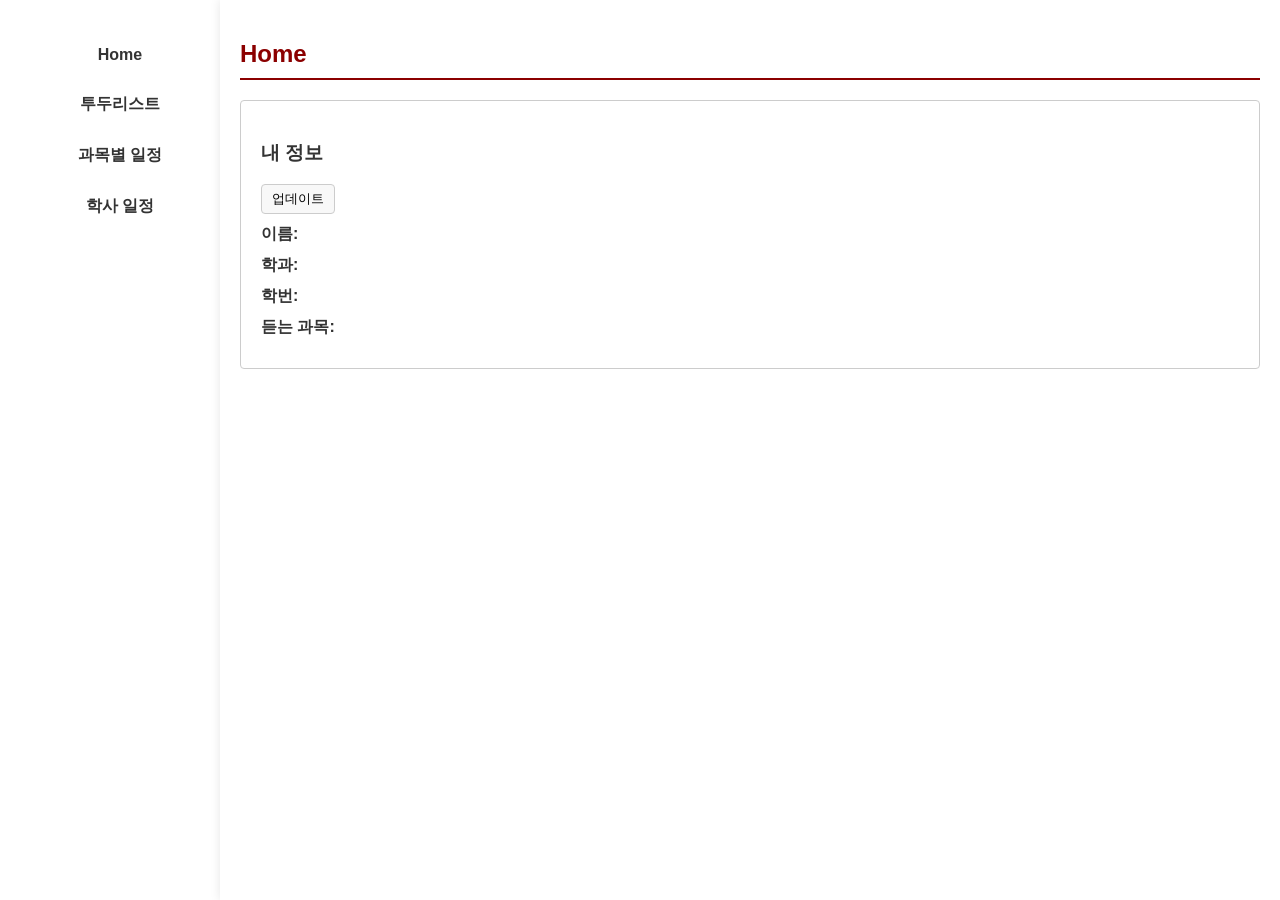
<file: index.html>
<!DOCTYPE html>
<html lang="ko">
  <head>
    <meta charset="UTF-8" />
    <meta name="viewport" content="width=device-width, initial-scale=1.0" />
    <title>과목별 일정</title>
    <link rel="stylesheet" href="css/main.css" />
    <link rel="stylesheet" href="css/main_Home.css" />
    <link rel="stylesheet" href="css/main_Subjects.css" />
    <link rel="stylesheet" href="css/main_Todolist.css" />
    <link rel="stylesheet" href="css/main_Calender.css" />
    <style>
      /* Additional styles if needed */
    </style>
  </head>
  <body>
    <div class="container">
      <nav class="sidebar">
        <ul>
          <li><a href="#home" onclick="showContent('home')">Home</a></li>
          <li>
            <a href="#todolist" onclick="showContent('todolist')">투두리스트</a>
          </li>
          <li>
            <a href="#subjects" onclick="showContent('subjects')"
              >과목별 일정</a
            >
          </li>
          <li>
            <a
              href="#academic-schedule"
              onclick="showContent('academic-schedule')"
              >학사 일정</a
            >
          </li>
        </ul>
      </nav>
      <div class="content">
        <div id="home" class="content-section active">
          <h2>Home</h2>
          <div class="profile-container">
            <h3>내 정보</h3>
            <button id="update-button">업데이트</button>
            <p><strong>이름:</strong> <span id="user-name"></span></p>
            <p><strong>학과:</strong> <span id="user-department"></span></p>
            <p><strong>학번:</strong> <span id="user-id"></span></p>
            <p><strong>듣는 과목:</strong> <span id="user-subjects"></span></p>
          </div>
        </div>
        <div id="todolist" class="content-section" style="display: none">
          <h2>투두리스트</h2>
          <form id="todo-form">
            <input type="text" placeholder="할 일을 입력하세요" required />
            <button type="submit">추가</button>
          </form>
          <ul id="todo-list"></ul>
        </div>
        <div id="subjects" class="content-section" style="display: none">
          <h2>과목별 일정</h2>
          <div class="search-container">
            <input
              type="text"
              placeholder="검색어를 입력하세요"
              id="search-input"
            />
            <button id="clear-search-button">검색어 삭제</button>
          </div>
          <div class="filter-buttons-container">
            <button class="filter-button" onclick="applyFilter('강의')">
              강의
            </button>
            <button class="filter-button" onclick="applyFilter('과제')">
              과제
            </button>
            <button class="filter-button" onclick="applyFilter('노재춘')">
              노재춘
            </button>
            <button class="filter-button" onclick="applyFilter('변재욱')">
              변재욱
            </button>
          </div>
          <table id="subject-table">
            <thead>
              <tr>
                <th>과목명</th>
                <th>유형</th>
                <th>마감기한</th>
                <th>담당교수</th>
              </tr>
            </thead>
            <tbody id="subject-schedule-list">
              <!-- 데이터가 여기에 JavaScript를 통해 채워질 것입니다. -->
            </tbody>
          </table>
          <div id="add-subject-button-container">
            <button id="add-subject-button">과목 추가</button>
          </div>
        </div>
        <div
          id="academic-schedule"
          class="content-section"
          style="display: none"
        >
          <div class="header-container">
            <h2>학사 일정</h2>
            <div class="events-toggles">
              <div class="events-toggle">
                <input type="checkbox" id="show-upcoming-events" checked />
                <label for="show-upcoming-events" class="upcoming-events-label"
                  >다가오는 일정</label
                >
              </div>
              <div class="events-toggle">
                <input type="checkbox" id="show-user-events" checked />
                <label for="show-user-events" class="user-events-label"
                  >시험 일정</label
                >
              </div>
            </div>
          </div>
          <div class="academic-schedule-container">
            <div id="calendar-container" class="calendar"></div>
            <div class="events-container">
              <div id="event-list" class="events">
                <h3>다가오는 일정</h3>
                <ul id="event-list-ul"></ul>
              </div>
              <div id="user-event-list" class="events">
                <h3>시험 일정</h3>
                <ul id="user-event-list-ul"></ul>
              </div>
              <div id="message-container" class="events" style="display: none">
                <p>일정을 선택하세요</p>
              </div>
            </div>
          </div>
          <div id="add-event-button-container">
            <button id="add-event-button">일정 추가</button>
          </div>
        </div>
      </div>
    </div>

    <!-- Modal for adding subjects -->
    <div id="add-subject-modal" class="modal" style="display: none">
      <div class="modal-content">
        <span class="close-button">&times;</span>
        <form id="subject-form">
          <input type="text" id="subject-name" placeholder="과목명" required />
          <select id="subject-type" required>
            <option value="">유형 선택</option>
            <option value="강의">강의</option>
            <option value="과제">과제</option>
            <option value="퀴즈">퀴즈</option>
            <option value="기타">기타</option>
          </select>
          <input type="date" id="subject-deadline" required />
          <input
            type="text"
            id="subject-professor"
            placeholder="담당교수"
            required
          />
          <button type="submit">추가</button>
        </form>
      </div>
    </div>

    <!-- Modal for adding events -->
    <div id="add-event-modal" class="modal" style="display: none">
      <div class="modal-content">
        <span class="close-button">&times;</span>
        <form id="event-form">
          <input type="date" id="event-date" required />
          <input type="time" id="event-time" required />
          <input
            type="text"
            id="event-description"
            placeholder="일정 설명"
            required
          />
          <button type="submit">추가</button>
        </form>
      </div>
    </div>

    <script src="js/todoList.js"></script>
    <script src="js/main.js"></script>
    <script src="js/subjects.js"></script>
    <script src="js/calender.js"></script>
    <script src="js/main_Home.js"></script>
  </body>
</html>
</file>
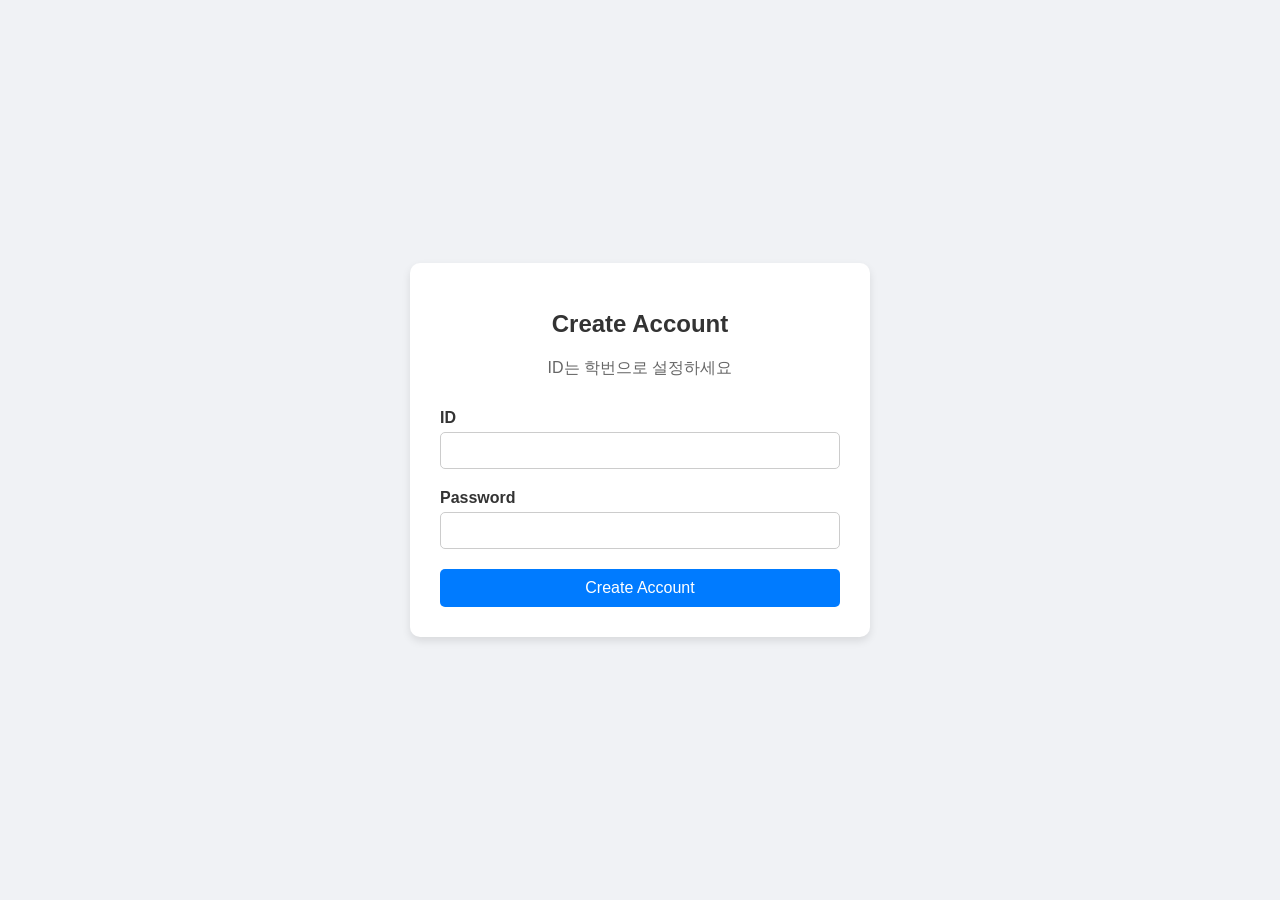
<file: createAccount.html>
<!DOCTYPE html>
<html lang="en">
  <head>
    <meta charset="UTF-8" />
    <meta name="viewport" content="width=device-width, initial-scale=1.0" />
    <title>Create Account</title>
    <link rel="stylesheet" href="/css/createAccount.css" />
  </head>
  <body>
    <div class="signup-container">
      <h1>Create Account</h1>
      <p>ID는 학번으로 설정하세요</p>
      <form action="/submit" method="post">
        <div class="form-group">
          <label for="id">ID</label>
          <input type="text" id="id" name="id" required />
        </div>
        <div class="form-group">
          <label for="password">Password</label>
          <input type="password" id="password" name="password" required />
        </div>
        <button type="submit">Create Account</button>
      </form>
    </div>
  </body>
</html>
</file>
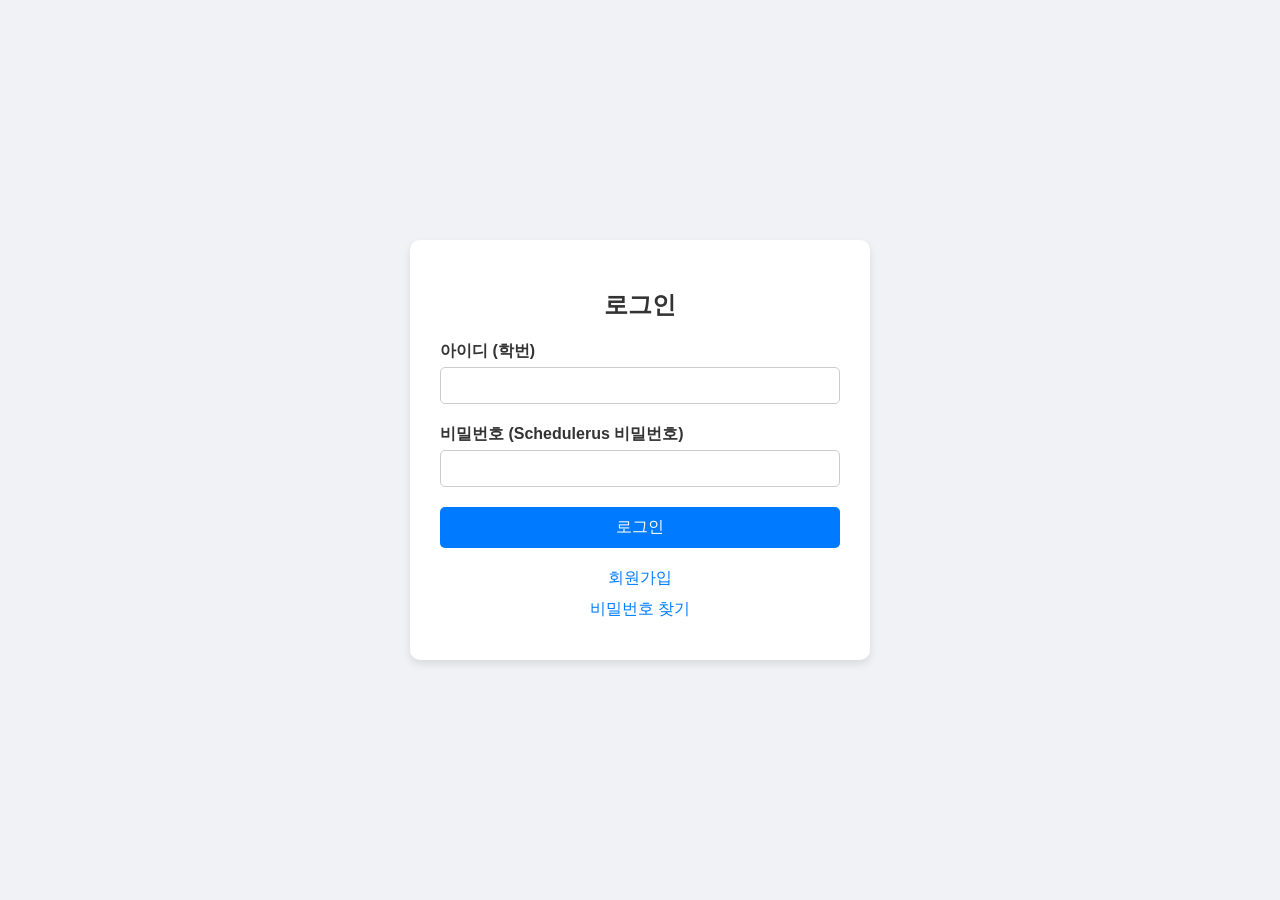
<file: login.html>
<!DOCTYPE html>
<html lang="ko">
  <head>
    <meta charset="UTF-8" />
    <meta name="viewport" content="width=device-width, initial-scale=1.0" />
    <title>login</title>
    <link rel="stylesheet" href="css/login.css" />
  </head>
  <body>
    <div class="login-container">
      <h2>로그인</h2>
      <form>
        <label for="username">아이디 (학번) </label>
        <input type="text" id="username" name="username" required />

        <label for="password">비밀번호 (Schedulerus 비밀번호)</label>
        <input type="password" id="password" name="password" required />

        <button type="submit">로그인</button>
      </form>
      <div class="additional-links">
        <a href="signup.html">회원가입</a>
        <a href="#">비밀번호 찾기</a>
      </div>
    </div>
  </body>
  <script src="js/login.js"></script>
</html>
</file>
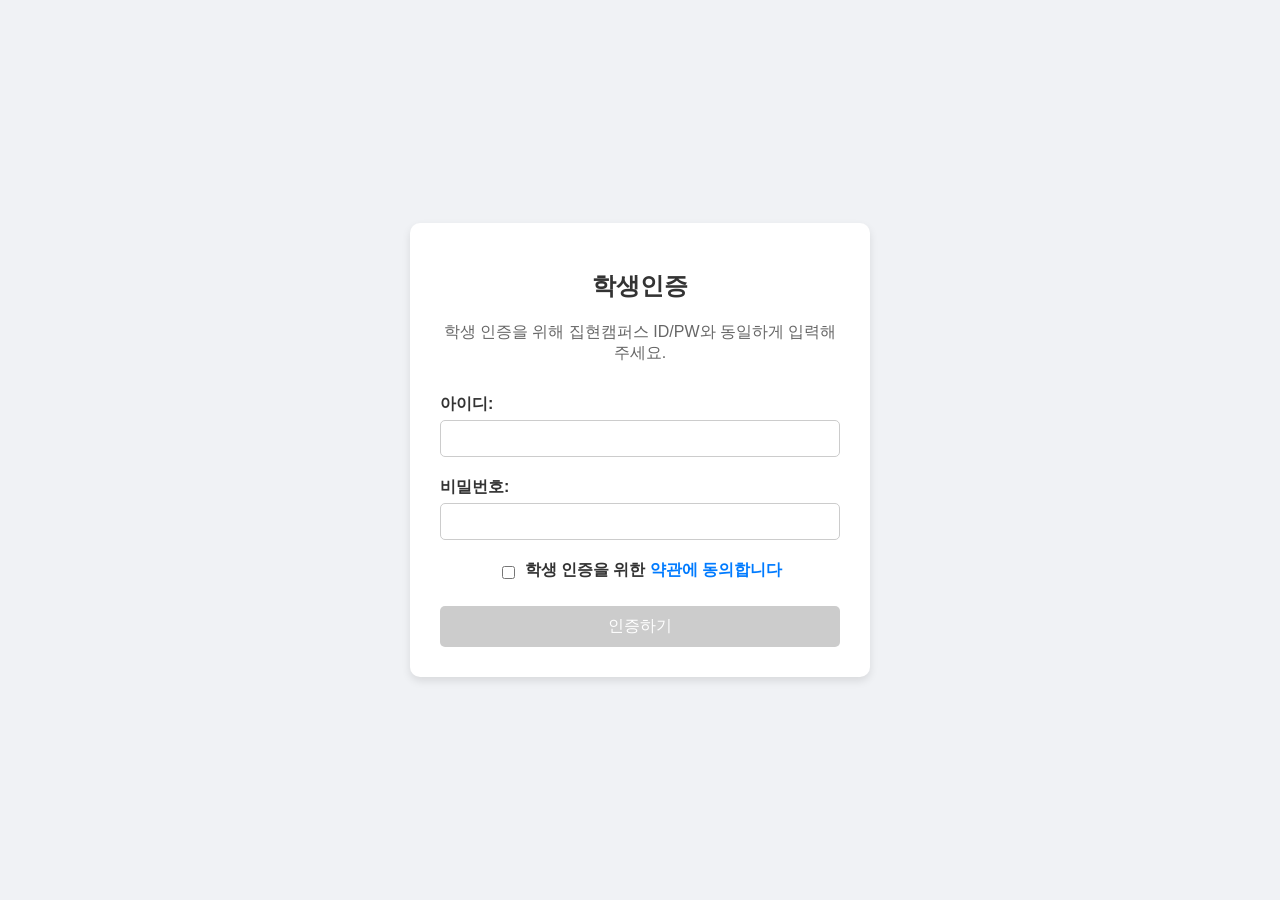
<file: signup.html>
<!DOCTYPE html>
<html lang="ko">
  <head>
    <meta charset="UTF-8" />
    <meta name="viewport" content="width=device-width, initial-scale=1.0" />
    <title>Sejong Schedulerus</title>
    <link rel="stylesheet" href="css/signup.css" />
  </head>
  <body>
    <div class="signup-container">
      <h1>학생인증</h1>
      <p>학생 인증을 위해 집현캠퍼스 ID/PW와 동일하게 입력해주세요.</p>
      <form id="signup-form" action="/signup" method="POST">
        <div>
          <label for="username">아이디:</label>
          <input type="text" id="username" name="username" required />
        </div>
        <div>
          <label for="password">비밀번호:</label>
          <input type="password" id="password" name="password" required />
        </div>
        <div class="terms-container">
          <input type="checkbox" id="agree-terms" name="agree-terms" />
          <label for="agree-terms">
            학생 인증을 위한
            <a href="#" onclick="showTerms()">약관에 동의합니다</a>
          </label>
        </div>
        <button type="submit" id="signup-button" disabled>인증하기</button>
      </form>
    </div>

    <div id="terms-modal" class="modal">
      <div class="modal-content">
        <span class="close" onclick="closeTerms()">&times;</span>
        <h2>학생 인증을 위한 약관</h2>
        <p>1.내용1</p>
        <p>2.내용2</p>
        <button onclick="acceptTerms()">동의</button>
      </div>
    </div>

    <script src="/js/signup.js"></script>
  </body>
</html>
</file>
<file: css/main.css>
body {
  font-family: Arial, sans-serif;
  margin: 0;
  padding: 0;
}

.container {
  display: flex;
  height: 100vh;
}

.sidebar {
  width: 200px;
  background-color: #333;
  color: #fff;
  padding-top: 20px;
}

.sidebar ul {
  list-style-type: none;
  padding: 0;
}

.sidebar ul li {
  padding: 10px;
  text-align: center;
}

.sidebar ul li a {
  color: #fff;
  text-decoration: none;
  display: block;
}

.sidebar ul li a:hover {
  background-color: #575757;
}

.content {
  flex: 1;
  padding: 20px;
}

.content-section {
  display: none;
}

.content-section.active {
  display: block;
}

/* 투두리스트 스타일 */
#todo-form {
  display: flex;
  margin-bottom: 20px;
}

#todo-form input {
  flex: 1;
  padding: 10px;
  border: 1px solid #ccc;
  border-radius: 4px;
  margin-right: 10px;
}

#todo-form button {
  padding: 10px 20px;
  border: none;
  background-color: #28a745;
  color: #fff;
  border-radius: 4px;
  cursor: pointer;
}

#todo-form button:hover {
  background-color: #218838;
}

#todo-list {
  list-style-type: none;
  padding: 0;
}

#todo-list li {
  display: flex;
  align-items: center;
  padding: 10px;
  border-bottom: 1px solid #ccc;
}

#todo-list li span {
  flex: 1;
}

#todo-list li button {
  padding: 5px 10px;
  border: none;
  background-color: #dc3545;
  color: #fff;
  border-radius: 4px;
  cursor: pointer;
}

#todo-list li button:hover {
  background-color: #c82333;
}

/* 과목별 일정 스타일 */
.search-container {
  display: flex;
  align-items: center;
  margin-bottom: 20px;
}

.search-container input[type="text"] {
  padding: 10px;
  border: 1px solid #ccc;
  border-radius: 4px;
  margin-right: 10px;
  flex: 1;
}

.search-container label {
  display: flex;
  align-items: center;
}

#subject-table {
  width: 100%;
  border-collapse: collapse;
}

#subject-table th, #subject-table td {
  padding: 10px;
  border: 1px solid #ccc;
  text-align: left;
}

#subject-table th {
  background-color: #f8f8f8;
}

#subject-schedule-list tr:nth-child(even) {
  background-color: #f2f2f2;
}

#subject-schedule-list tr:hover {
  background-color: #e9e9e9;
}

#subject-table th, #subject-table td {
  text-align: center;
}

.filter-checkbox {
  margin-left: 10px;
}
#calendar table {
  width: 100%;
  border-collapse: collapse;
  margin-bottom: 20px;
}

#calendar th, #calendar td {
  border: 1px solid #ccc;
  padding: 10px;
  text-align: center;
}

.upcoming-events {
  margin-top: 20px;
}

.upcoming-events ul {
  list-style-type: none;
  padding: 0;
}

.upcoming-events li {
  margin: 5px 0;
}


.calendar-month {
  margin-bottom: 20px;
}

.calendar-month h3 {
  text-align: center;
}

.calendar-month table {
  width: 100%;
  border-collapse: collapse;
}

.calendar-month th,
.calendar-month td {
  width: 14.28%; /* 100% divided by 7 days */
  padding: 5px;
  text-align: center;
  border: 1px solid #ddd;
}
.current-day {
  position: relative;
  color: red;
  font-weight: bold;
}

.current-day::before {
  content: '';
  position: absolute;
  top: 50%;
  left: 50%;
  width: 20px;
  height: 20px;
  border: 2px solid red;
  border-radius: 50%;
  transform: translate(-50%, -50%);
}
.highlight-day {
  background-color: yellow;
  color: black;
}

.current-day {
  position: relative;
  color: red;
  font-weight: bold;
}

.current-day::before {
  content: '';
  position: absolute;
  top: 50%;
  left: 50%;
  width: 20px;
  height: 20px;
  border: 2px solid red;
  border-radius: 50%;
  transform: translate(-50%, -50%);
}


/* 기존 스타일 유지 */

.search-container {
  display: flex;
  align-items: center;
  margin-bottom: 20px;
}

.search-container input[type="text"] {
  padding: 10px;
  border: 1px solid #ccc;
  border-radius: 4px;
  margin-right: 10px;
  flex: 1;
}

.search-container label {
  display: flex;
  align-items: center;
}

#subject-table {
  width: 100%;
  border-collapse: collapse;
}

#subject-table th, #subject-table td {
  padding: 10px;
  border: 1px solid #ccc;
  text-align: center;
}

#subject-table th {
  background-color: #f8f8f8;
}

#subject-schedule-list tr:nth-child(even) {
  background-color: #f2f2f2;
}

#subject-schedule-list tr:hover {
  background-color: #e9e9e9;
}

/* 기존 스타일 유지 */

/* 과목 추가 폼 스타일 */
#subject-form {
  display: flex;
  flex-direction: column;
  margin-top: 20px;
}

#subject-form input, #subject-form select {
  padding: 10px;
  margin-bottom: 10px;
  border: 1px solid #ccc;
  border-radius: 4px;
}

#subject-form button {
  padding: 10px 20px;
  border: none;
  background-color: #28a745;
  color: #fff;
  border-radius: 4px;
  cursor: pointer;
}

#subject-form button:hover {
  background-color: #218838;
}
</file>
<file: css/main_Home.css>
/* 기존 스타일 유지 */

/* 프로필 섹션 스타일 */
.profile-container {
    border: 1px solid #ccc;
    padding: 20px;
    border-radius: 4px;
    margin-top: 20px;
  }
  
  .profile-container h3 {
    display: flex;
    align-items: center;
  }
  
  .profile-container button {
    margin-left: auto;
    padding: 5px 10px;
    border: 1px solid #ccc;
    background-color: #f8f8f8;
    border-radius: 4px;
    cursor: pointer;
  }
  
  .profile-container p {
    margin: 10px 0;
  }
  
  .profile-container strong {
    display: inline-block;
    width: 100px;
  }
  
  /* 모달 팝업 스타일 */
  .modal {
    display: none;
    position: fixed;
    z-index: 1;
    left: 0;
    top: 0;
    width: 100%;
    height: 100%;
    overflow: auto;
    background-color: rgb(0, 0, 0);
    background-color: rgba(0, 0, 0, 0.4);
  }
  
  .modal-content {
    background-color: #fefefe;
    margin: 15% auto;
    padding: 20px;
    border: 1px solid #888;
    width: 80%;
    max-width: 600px;
    border-radius: 10px;
    position: relative;
  }
  
  .close-button {
    color: #aaa;
    float: right;
    font-size: 28px;
    font-weight: bold;
  }
  
  .close-button:hover,
  .close-button:focus {
    color: black;
    text-decoration: none;
    cursor: pointer;
  }
</file>
<file: css/main_Subjects.css>
/* 과목별 일정 스타일 */
body {
    font-family: 'Arial', sans-serif;
    background-color: #f7f7f7;
    margin: 0;
    padding: 0;
    color: #333;
}

.container {
    display: flex;
    height: 100vh;
}

.sidebar {
    width: 200px;
    background-color: #fff;
    color: #333;
    padding: 20px;
    box-shadow: 2px 0 5px rgba(0, 0, 0, 0.1);
    border-right: 1px solid #ddd;
    position: fixed;
    top: 0;
    bottom: 0;
    left: 0;
}

.sidebar ul {
    list-style: none;
    padding: 0;
}

.sidebar ul li {
    margin-bottom: 10px;
}

.sidebar ul li a {
    color: #333;
    text-decoration: none;
    font-weight: bold;
}

.sidebar ul li a:hover {
    color: #8b0000; /* 어두운 빨간색 */
}

.content {
    flex: 1;
    padding: 20px;
    overflow-y: auto;
    background-color: #fff;
    margin-left: 220px;
    box-shadow: 0 0 10px rgba(0, 0, 0, 0.1);
    position: relative;
}

.content h2 {
    border-bottom: 2px solid #8b0000; /* 어두운 빨간색 */
    padding-bottom: 10px;
    margin-bottom: 20px;
    color: #8b0000; /* 어두운 빨간색 */
}

.search-container {
    display: flex;
    align-items: center;
    margin-bottom: 20px;
    gap: 10px;
}

.search-container input[type="text"] {
    padding: 10px;
    border: 1px solid #bbb;
    border-radius: 5px;
    flex: 1;
    transition: border 0.3s;
    background-color: #e9e9e9;
}

.search-container input[type="text"]:focus {
    border-color: #8b0000; /* 어두운 빨간색 */
}

.search-container button {
    padding: 10px 20px;
    background-color: #8b0000; /* 어두운 빨간색 */
    color: white;
    border: none;
    border-radius: 5px;
    cursor: pointer;
    transition: background-color 0.3s;
}

.search-container button:hover {
    background-color: #5c0000; /* 더 어두운 빨간색 */
}

.filter-buttons-container {
    margin-bottom: 20px;
    display: flex;
    gap: 10px;
}

.filter-button {
    padding: 10px 15px;
    background-color: #8b0000; /* 어두운 빨간색 */
    color: white;
    border: none;
    border-radius: 5px;
    cursor: pointer;
    transition: background-color 0.3s;
}

.filter-button:hover {
    background-color: #5c0000; /* 더 어두운 빨간색 */
}

#subject-table {
    width: 100%;
    border-collapse: collapse;
    background-color: #fff;
    box-shadow: 0 0 10px rgba(0, 0, 0, 0.1);
    border-radius: 5px;
    overflow: hidden;
    margin-bottom: 20px;
}

#subject-table th, #subject-table td {
    padding: 15px;
    text-align: center;
    border: 1px solid #ddd;
}

#subject-table th {
    background-color: #8b0000; /* 어두운 빨간색 */
    color: white;
    font-weight: bold;
    border: none;
}

#subject-table td {
    background-color: #fff;
    color: #333;
}

#subject-table tr:nth-child(even) {
    background-color: #f9f9f9;
}

#subject-table tr:hover {
    background-color: #f1f1f1;
}

#add-subject-button-container {
    text-align: right;
    margin-top: 10px;
}

#add-subject-button {
    padding: 10px 20px;
    background-color: #8b0000; /* 어두운 빨간색 */
    color: white;
    border: none;
    border-radius: 5px;
    cursor: pointer;
    transition: background-color 0.3s;
}

#add-subject-button:hover {
    background-color: #5c0000; /* 더 어두운 빨간색 */
}

.modal {
    display: none;
    position: fixed;
    z-index: 1;
    left: 0;
    top: 0;
    width: 100%;
    height: 100%;
    overflow: auto;
    background-color: rgba(0, 0, 0, 0.4);
}

.modal-content {
    background-color: #fff;
    margin: 10% auto;
    padding: 20px;
    border-radius: 5px;
    width: 80%;
    max-width: 500px;
    box-shadow: 0 0 10px rgba(0, 0, 0, 0.1);
}

.close-button {
    color: #aaa;
    float: right;
    font-size: 28px;
    font-weight: bold;
    cursor: pointer;
}

.close-button:hover,
.close-button:focus {
    color: black;
    text-decoration: none;
}

#subject-form {
    display: flex;
    flex-direction: column;
    margin-top: 20px;
    gap: 10px;
}

#subject-form input, #subject-form select {
    padding: 10px;
    border: 1px solid #bbb;
    border-radius: 5px;
    transition: border 0.3s;
    background-color: #e9e9e9;
}

#subject-form input:focus, #subject-form select:focus {
    border-color: #8b0000; /* 어두운 빨간색 */
}

#subject-form button {
    padding: 10px 20px;
    border: none;
    background-color: #8b0000; /* 어두운 빨간색 */
    color: white;
    border-radius: 5px;
    cursor: pointer;
    transition: background-color 0.3s;
}

#subject-form button:hover {
    background-color: #5c0000; /* 더 어두운 빨간색 */
}
</file>
<file: css/main_Todolist.css>
/* 투두리스트 스타일 */
#todo-form {
    display: flex;
    margin-bottom: 20px;
  }
  
  #todo-form input {
    flex: 1;
    padding: 10px;
    border: 1px solid #ccc;
    border-radius: 4px;
    margin-right: 10px;
  }
  
  #todo-form button {
    padding: 10px 20px;
    border: none;
    background-color: #28a745;
    color: #fff;
    border-radius: 4px;
    cursor: pointer;
  }
  
  #todo-form button:hover {
    background-color: #218838;
  }
  
  #todo-list {
    list-style-type: none;
    padding: 0;
  }
  
  #todo-list li {
    display: flex;
    align-items: center;
    padding: 10px;
    border-bottom: 1px solid #ccc;
  }
  
  #todo-list li span {
    flex: 1;
  }
  
  #todo-list li button {
    padding: 5px 10px;
    border: none;
    background-color: #dc3545;
    color: #fff;
    border-radius: 4px;
    cursor: pointer;
  }
  
  #todo-list li button:hover {
    background-color: #c82333;
  }
</file>
<file: css/main_Calender.css>
/* 전체 레이아웃 스타일 */
.academic-schedule-container {
    display: flex;
    justify-content: space-between;
}

.calendar {
    flex: 1;
    padding: 20px;
}

.events-container {
    flex: 1;
    display: flex;
    flex-direction: column;
    padding-left: 20px;
}

/* 헤더 스타일 */
.header-container {
    display: flex;
    justify-content: space-between;
    align-items: center;
    margin-bottom: 20px;
    padding: 0 20px;
}

.events-toggles {
    display: flex;
    gap: 15px;
}

.events-toggle {
    display: flex;
    align-items: center;
}

.events-toggle input {
    margin-right: 5px;
}

.upcoming-events-label {
    background-color: yellow;
}


.user-events-label {
    background-color: lightblue;
}

/* 달력 스타일 */
#calendar-container table {
    width: 100%;
    border-collapse: collapse;
    margin-bottom: 20px;
}

#calendar-container th, 
#calendar-container td {
    border: 1px solid #ccc;
    padding: 10px;
    text-align: center;
}

.calendar-month {
    margin-bottom: 20px;
}

.calendar-month h3 {
    text-align: center;
    background-color: #f2f2f2;
    padding: 10px 0;
    margin: 0;
    color: #8B0000; /* 어두운 빨간색 */
}

.calendar-month th,
.calendar-month td {
    width: 14.28%; /* 100% divided by 7 days */
    padding: 10px;
    text-align: center;
    border: 1px solid #ddd;
}

.current-day {
    position: relative;
    color: #8B0000; /* 어두운 빨간색 */
    font-weight: bold;
}

.current-day::before {
    content: '';
    position: absolute;
    top: 50%;
    left: 50%;
    width: 20px;
    height: 20px;
    border: 2px solid #8B0000; /* 어두운 빨간색 */
    border-radius: 50%;
    transform: translate(-50%, -50%);
}

.highlight-day {
    background-color: yellow;
    color: black;
}

.user-added-event {
    background-color: lightblue;
    color: black;
}

/* 반반 채우기 스타일 */
.half-highlight-day {
    background: linear-gradient(to right, yellow 50%, lightblue 50%);
    color: black;
}

/* 이벤트 리스트 스타일 */
.events {
    flex: 1;
    padding: 20px;
    overflow-y: auto;
    border: 1px solid #ccc;
    background-color: #f9f9f9;
    border-radius: 8px;
    margin-bottom: 10px;
}

.events h3 {
    margin-top: 0;
    padding-bottom: 10px;
    border-bottom: 2px solid #8B0000; /* 어두운 빨간색 */
    color: #8B0000; /* 어두운 빨간색 */
}

.events ul {
    list-style-type: none;
    padding: 0;
}

.events li {
    margin-bottom: 5px;
    padding: 10px;
    background-color: white;
    border: 1px solid #ddd;
    border-radius: 4px;
    display: flex;
    justify-content: space-between;
    align-items: center;
}

.events li button {
    padding: 5px 10px;
    background-color: #8B0000; /* 어두운 빨간색 */
    color: white;
    border: none;
    border-radius: 4px;
    cursor: pointer;
}

.events li button:hover {
    background-color: #600000; /* 더 어두운 빨간색 */
}

/* 모달 스타일 */
.modal {
    display: none;
    position: fixed;
    z-index: 1;
    left: 0;
    top: 0;
    width: 100%;
    height: 100%;
    overflow: auto;
    background-color: rgba(0,0,0,0.4);
}

.modal-content {
    background-color: #fefefe;
    margin: 15% auto;
    padding: 20px;
    border: 1px solid #888;
    width: 80%;
    max-width: 600px;
    border-radius: 8px;
    box-shadow: 0 5px 15px rgba(0,0,0,0.3);
}

.close-button {
    color: #aaa;
    float: right;
    font-size: 28px;
    font-weight: bold;
}

.close-button:hover,
.close-button:focus {
    color: black;
    text-decoration: none;
    cursor: pointer;
}

/* 일정 추가 버튼 스타일 */
#add-event-button-container {
    text-align: right;
    margin-top: 10px;
    padding-right: 20px;
}

#add-event-button {
    padding: 10px 20px;
    background-color: #8B0000; /* 어두운 빨간색 */
    color: white;
    border: none;
    border-radius: 5px;
    cursor: pointer;
}

#add-event-button:hover {
    background-color: #600000; /* 더 어두운 빨간색 */
}

#message-container {
    display: flex;
    align-items: center;
    justify-content: center;
    background-color: #ffdddd; /* 밝은 빨간색 배경 */
    color: #8B0000; /* 어두운 빨간색 텍스트 */
    border: 2px solid #8B0000; /* 어두운 빨간색 테두리 */
    border-radius: 8px;
    padding: 20px;
    font-size: 18px;
    font-weight: bold;
    align-content: center;
    text-align : center
}
</file>
<file: css/createAccount.css>
body {
    font-family: 'Arial', sans-serif;
    background-color: #f0f2f5;
    margin: 0;
    padding: 0;
    display: flex;
    justify-content: center;
    align-items: center;
    height: 100vh;
}

.signup-container {
    background-color: #fff;
    padding: 30px;
    border-radius: 10px;
    box-shadow: 0 4px 8px rgba(0, 0, 0, 0.1);
    width: 100%;
    max-width: 400px;
    text-align: center;
}

.signup-container h1 {
    margin-bottom: 20px;
    font-size: 24px;
    color: #333;
}

.signup-container p {
    margin-bottom: 30px;
    color: #666;
}

.signup-container label {
    display: block;
    margin-bottom: 5px;
    font-weight: bold;
    color: #333;
    text-align: left;
}

.signup-container input[type="text"],
.signup-container input[type="password"] {
    width: 100%;
    padding: 10px;
    margin-bottom: 20px;
    border: 1px solid #ccc;
    border-radius: 5px;
    box-sizing: border-box;
}

.signup-container button {
    width: 100%;
    padding: 10px;
    background-color: #007bff;
    border: none;
    border-radius: 5px;
    color: white;
    font-size: 16px;
    cursor: pointer;
}

.signup-container button:hover {
    background-color: #0056b3;
}

.additional-links {
    margin-top: 20px;
}

.additional-links a {
    display: block;
    margin-bottom: 10px;
    color: #007bff;
    text-decoration: none;
}

.additional-links a:hover {
    text-decoration: underline;
}
</file>
<file: css/login.css>
body {
    font-family: 'Arial', sans-serif;
    background-color: #f0f2f5;
    margin: 0;
    padding: 0;
    display: flex;
    justify-content: center;
    align-items: center;
    height: 100vh;
}

.login-container {
    background-color: #fff;
    padding: 30px;
    border-radius: 10px;
    box-shadow: 0 4px 8px rgba(0, 0, 0, 0.1);
    width: 100%;
    max-width: 400px;
    text-align: center;
}

.login-container h2 {
    margin-bottom: 20px;
    font-size: 24px;
    color: #333;
}

.login-container p {
    margin-bottom: 10px;
    color: #666;
}

.login-container label {
    display: block;
    margin-bottom: 5px;
    font-weight: bold;
    color: #333;
    text-align: left;
}

.login-container input[type="text"],
.login-container input[type="password"] {
    width: 100%;
    padding: 10px;
    margin-bottom: 20px;
    border: 1px solid #ccc;
    border-radius: 5px;
    box-sizing: border-box;
}

.login-container button {
    width: 100%;
    padding: 10px;
    background-color: #007bff;
    border: none;
    border-radius: 5px;
    color: white;
    font-size: 16px;
    cursor: pointer;
}

.login-container button:hover {
    background-color: #0056b3;
}

.additional-links {
    margin-top: 20px;
}

.additional-links a {
    display: block;
    margin-bottom: 10px;
    color: #007bff;
    text-decoration: none;
}

.additional-links a:hover {
    text-decoration: underline;
}
</file>
<file: css/signup.css>
/* signup.css 파일 */
body {
    font-family: 'Arial', sans-serif;
    background-color: #f0f2f5;
    margin: 0;
    padding: 0;
    display: flex;
    justify-content: center;
    align-items: center;
    height: 100vh;
  }
  
  .signup-container {
    background-color: #fff;
    padding: 30px;
    border-radius: 10px;
    box-shadow: 0 4px 8px rgba(0, 0, 0, 0.1);
    width: 100%;
    max-width: 400px;
    text-align: center;
  }
  
  .signup-container h1 {
    margin-bottom: 20px;
    font-size: 24px;
    color: #333;
  }
  
  .signup-container p {
    margin-bottom: 30px;
    color: #666;
  }
  
  .signup-container label {
    display: block;
    margin-bottom: 5px;
    font-weight: bold;
    color: #333;
    text-align: left;
  }
  
  .signup-container input[type="text"],
  .signup-container input[type="password"] {
    width: 100%;
    padding: 10px;
    margin-bottom: 20px;
    border: 1px solid #ccc;
    border-radius: 5px;
    box-sizing: border-box;
  }
  
  .signup-container .terms-container {
    display: flex;
    align-items: center;
    justify-content: center;
    margin-bottom: 20px;
  }
  
  .signup-container input[type="checkbox"] {
    margin-right: 10px;
  }
  
  .signup-container a {
    color: #007bff;
    text-decoration: none;
  }
  
  .signup-container a:hover {
    text-decoration: underline;
  }
  
  .signup-container button {
    width: 100%;
    padding: 10px;
    background-color: #007bff;
    border: none;
    border-radius: 5px;
    color: white;
    font-size: 16px;
    cursor: pointer;
  }
  
  .signup-container button:disabled {
    background-color: #ccc;
    cursor: not-allowed;
  }
  
  .modal {
    display: none;
    position: fixed;
    z-index: 1;
    left: 0;
    top: 0;
    width: 100%;
    height: 100%;
    overflow: auto;
    background-color: rgb(0, 0, 0);
    background-color: rgba(0, 0, 0, 0.4);
  }
  
  .modal-content {
    background-color: #fefefe;
    margin: 15% auto;
    padding: 20px;
    border: 1px solid #888;
    border-radius: 10px;
    width: 80%;
    max-width: 500px;
    box-shadow: 0 4px 8px rgba(0, 0, 0, 0.1);
    text-align: left;
  }
  
  .modal-content h2 {
    margin-top: 0;
  }
  
  .modal-content p {
    margin: 10px 0;
  }
  
  .modal-content .close {
    color: #aaa;
    float: right;
    font-size: 28px;
    font-weight: bold;
    cursor: pointer;
  }
  
  .modal-content .close:hover,
  .modal-content .close:focus {
    color: black;
  }
  
  .modal-content button {
    background-color: #007bff;
    color: white;
    border: none;
    padding: 10px 20px;
    border-radius: 5px;
    cursor: pointer;
    font-size: 16px;
  }
  
  .modal-content button:hover {
    background-color: #0056b3;
  }
</file>
